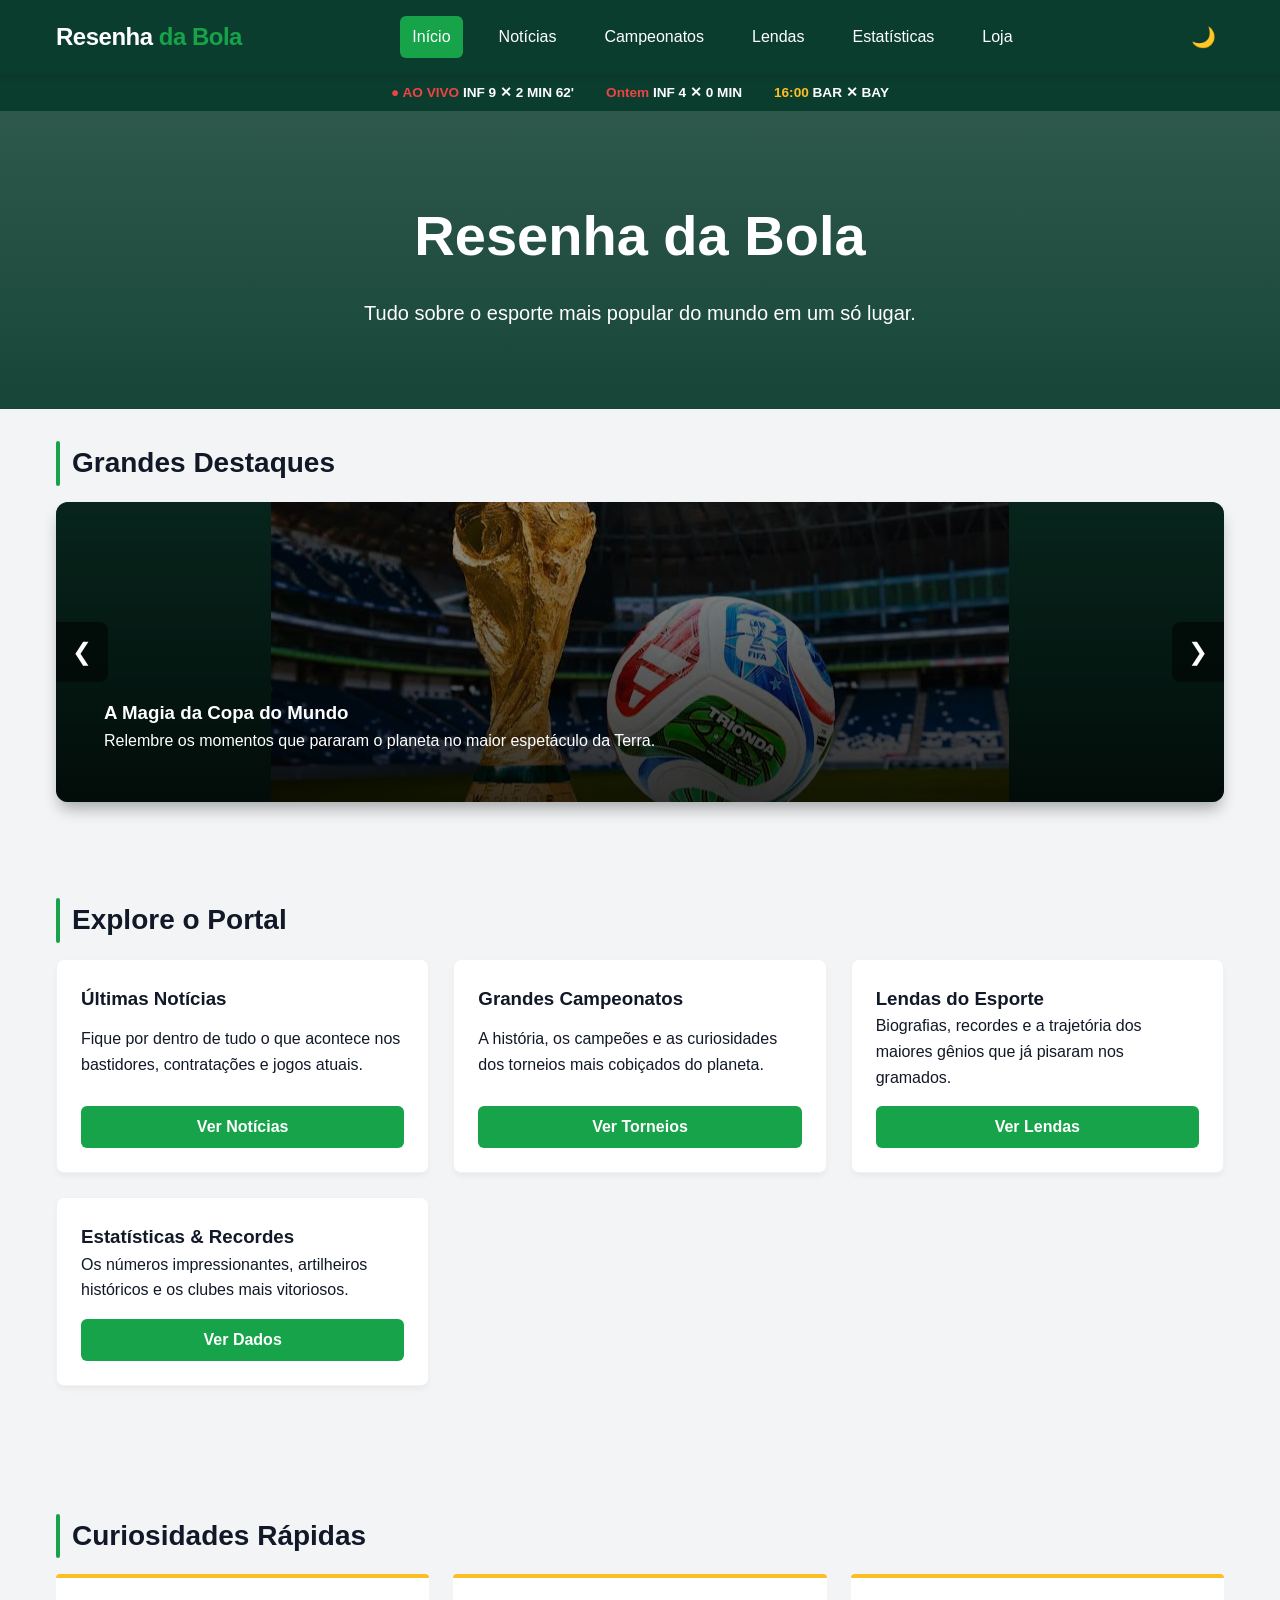
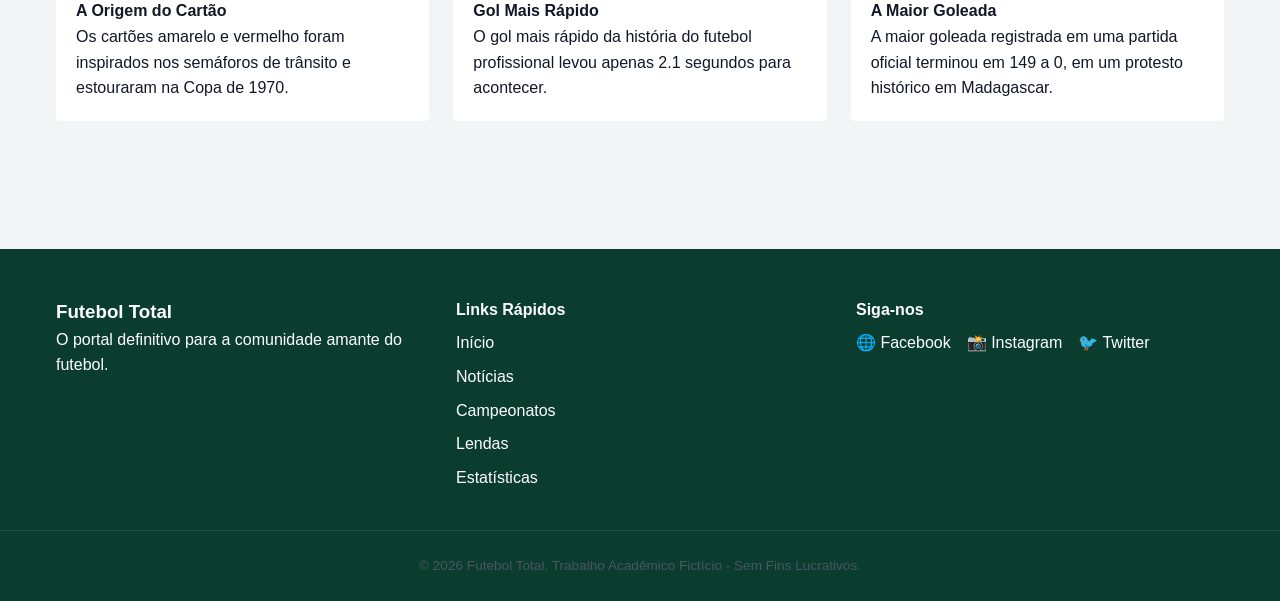
<file: index.html>
<!DOCTYPE html>
<html lang="pt-BR">
<head>
    <meta charset="UTF-8">
    <meta name="viewport" content="width=device-width, initial-scale=1.0">
    <title>Resenha da Bola - O Seu Portal do Futebol</title>
    <link rel="stylesheet" href="style.css">
</head>
<body>
    <header class="main-header">
        <div class="header-container">
            <a href="index.html" class="logo">Resenha <span>da Bola</span></a>
            <button class="menu-toggle" aria-label="Abrir Menu">☰</button>
            <nav class="nav-menu">
                <a href="index.html" class="active">Início</a>
                <a href="noticias.html">Notícias</a>
                <a href="campeonatos.html">Campeonatos</a>
                <a href="lendas.html">Lendas</a>
                <a href="estatisticas.html">Estatísticas</a>
                <a href="loja.html">Loja</a>
            </nav>
            <button id="theme-toggle" class="theme-btn" aria-label="Mudar Tema">🌙</button>
        </div>
    </header>
    <div class="live-ticker">
    <div class="ticker-wrapper">
        <div class="ticker-item live">
            <span class="badge-live">● AO VIVO</span>
            <span class="teams">INF 9 ✕ 2 MIN</span>
            <span class="match-time">62'</span>
        </div>
        <div class="ticker-item live">
            <span class="badge-live">Ontem</span>
            <span class="teams">INF 4 ✕ 0 MIN</span>
        </div>
        <div class="ticker-item">
            <span class="badge-next">16:00</span>
            <span class="teams">BAR ✕ BAY</span>
        </div>
    </div>
</div>
    <main>
        <section class="hero">
            <div class="hero-content">
                <h1>Resenha da Bola</h1>
                <p>Tudo sobre o esporte mais popular do mundo em um só lugar.</p>
            </div>
        </section>
        
        <section class="carousel-section container">
            <h2 class="section-title">Grandes Destaques</h2>
            <div class="carousel">
                <div class="carousel-container">
                    <!-- Slide 1 -->
                    <div class="carousel-slide active" style="background-image: linear-gradient(rgba(0,0,0,0.4), rgba(0,0,0,0.8)), url('imagens/copa.jpg');">
                        <div class="slide-content">
                            <h3>A Magia da Copa do Mundo</h3>
                            <p>Relembre os momentos que pararam o planeta no maior espetáculo da Terra.</p>
                        </div>
                    </div>
                    
                    <!-- Slide 2 -->
                    <div class="carousel-slide" style="background-image: linear-gradient(rgba(0,0,0,0.4), rgba(0,0,0,0.8)), url('imagens/Esquema-tatico-de-vendas-televendas-cobranca.jpg');">
                        <div class="slide-content">
                            <h3>A Evolução Tática</h3>
                            <p>Como os grandes treinadores mudaram a forma de jogar futebol nas últimas décadas.</p>
                        </div>
                    </div>

                    <!-- Slide 3 -->
                    <div class="carousel-slide" style="background-image: linear-gradient(rgba(0,0,0,0.4), rgba(0,0,0,0.8)), url('imagens/37543b78-9ab7-4645-9b14-e1825a8aa7e4.jpg');">
                        <div class="slide-content">
                            <h3>Os Novos Talentos</h3>
                            <p>Quem são os jovens que prometem dominar o cenário mundial nos próximos anos.</p>
                        </div>
                    </div>
                </div>
                <button class="carousel-btn prev">❮</button>
                <button class="carousel-btn next">❯</button>
            </div>
        </section>

        <section class="categories container">
            <h2 class="section-title">Explore o Portal</h2>
            <div class="grid-layout">
                <div class="card flex-card">
                    <h3>Últimas Notícias</h3>
                    <p>Fique por dentro de tudo o que acontece nos bastidores, contratações e jogos atuais.</p>
                    <a href="noticias.html" class="btn">Ver Notícias</a>
                </div>
                <div class="card flex-card">
                    <h3>Grandes Campeonatos</h3>
                    <p>A história, os campeões e as curiosidades dos torneios mais cobiçados do planeta.</p>
                    <a href="campeonatos.html" class="btn">Ver Torneios</a>
                </div>
                <div class="card flex-card">
                    <h3>Lendas do Esporte</h3>
                    <p>Biografias, recordes e a trajetória dos maiores gênios que já pisaram nos gramados.</p>
                    <a href="lendas.html" class="btn">Ver Lendas</a>
                </div>
                <div class="card flex-card">
                    <h3>Estatísticas & Recordes</h3>
                    <p>Os números impressionantes, artilheiros históricos e os clubes mais vitoriosos.</p>
                    <a href="estatisticas.html" class="btn">Ver Dados</a>
                </div>
            </div>
        </section>

        <section class="trivia-section container">
            <h2 class="section-title">Curiosidades Rápidas</h2>
            <div class="grid-layout">
                <div class="trivia-card">
                    <h4>A Origem do Cartão</h4>
                    <p>Os cartões amarelo e vermelho foram inspirados nos semáforos de trânsito e estouraram na Copa de 1970.</p>
                </div>
                <div class="trivia-card">
                    <h4>Gol Mais Rápido</h4>
                    <p>O gol mais rápido da história do futebol profissional levou apenas 2.1 segundos para acontecer.</p>
                </div>
                <div class="trivia-card">
                    <h4>A Maior Goleada</h4>
                    <p>A maior goleada registrada em uma partida oficial terminou em 149 a 0, em um protesto histórico em Madagascar.</p>
                </div>
            </div>
        </section>
    </main>

    <footer class="main-footer">
        <div class="footer-container">
            <div class="footer-info">
                <h3>Futebol Total</h3>
                <p>O portal definitivo para a comunidade amante do futebol.</p>
            </div>
            <div class="footer-links">
                <h4>Links Rápidos</h4>
                <ul>
                    <li><a href="index.html">Início</a></li>
                    <li><a href="noticias.html">Notícias</a></li>
                    <li><a href="campeonatos.html">Campeonatos</a></li>
                    <li><a href="lendas.html">Lendas</a></li>
                    <li><a href="estatisticas.html">Estatísticas</a></li>
                </ul>
            </div>
            <div class="footer-social">
                <h4>Siga-nos</h4>
                <div class="social-icons">
                    <a href="#">🌐 Facebook</a>
                    <a href="#">📸 Instagram</a>
                    <a href="#">🐦 Twitter</a>
                </div>
            </div>
        </div>
        <div class="footer-bottom">
            <p>&copy; 2026 Futebol Total. Trabalho Acadêmico Fictício - Sem Fins Lucrativos.</p>
        </div>
    </footer>

    <button id="back-to-top" title="Voltar ao Topo">↑</button>

    <script src="js/script.js"></script>
</body>
</html>
</file>
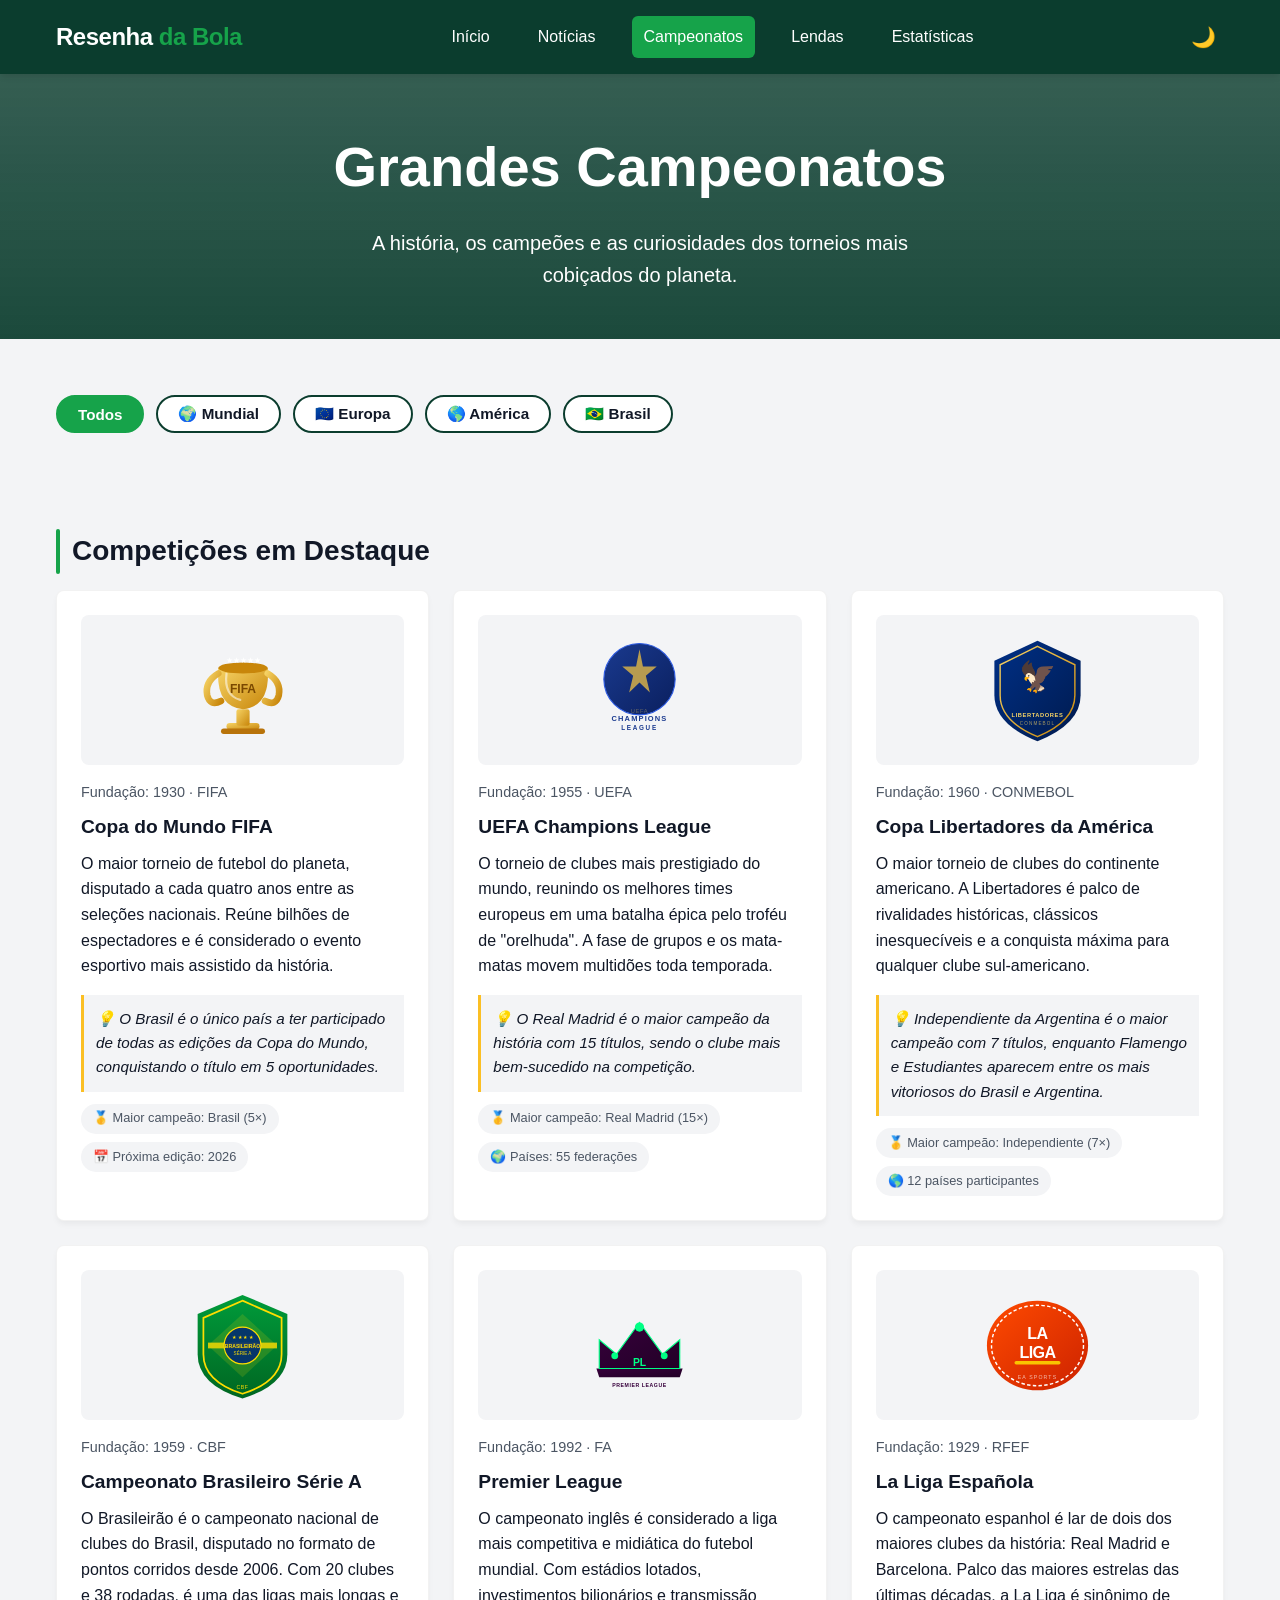
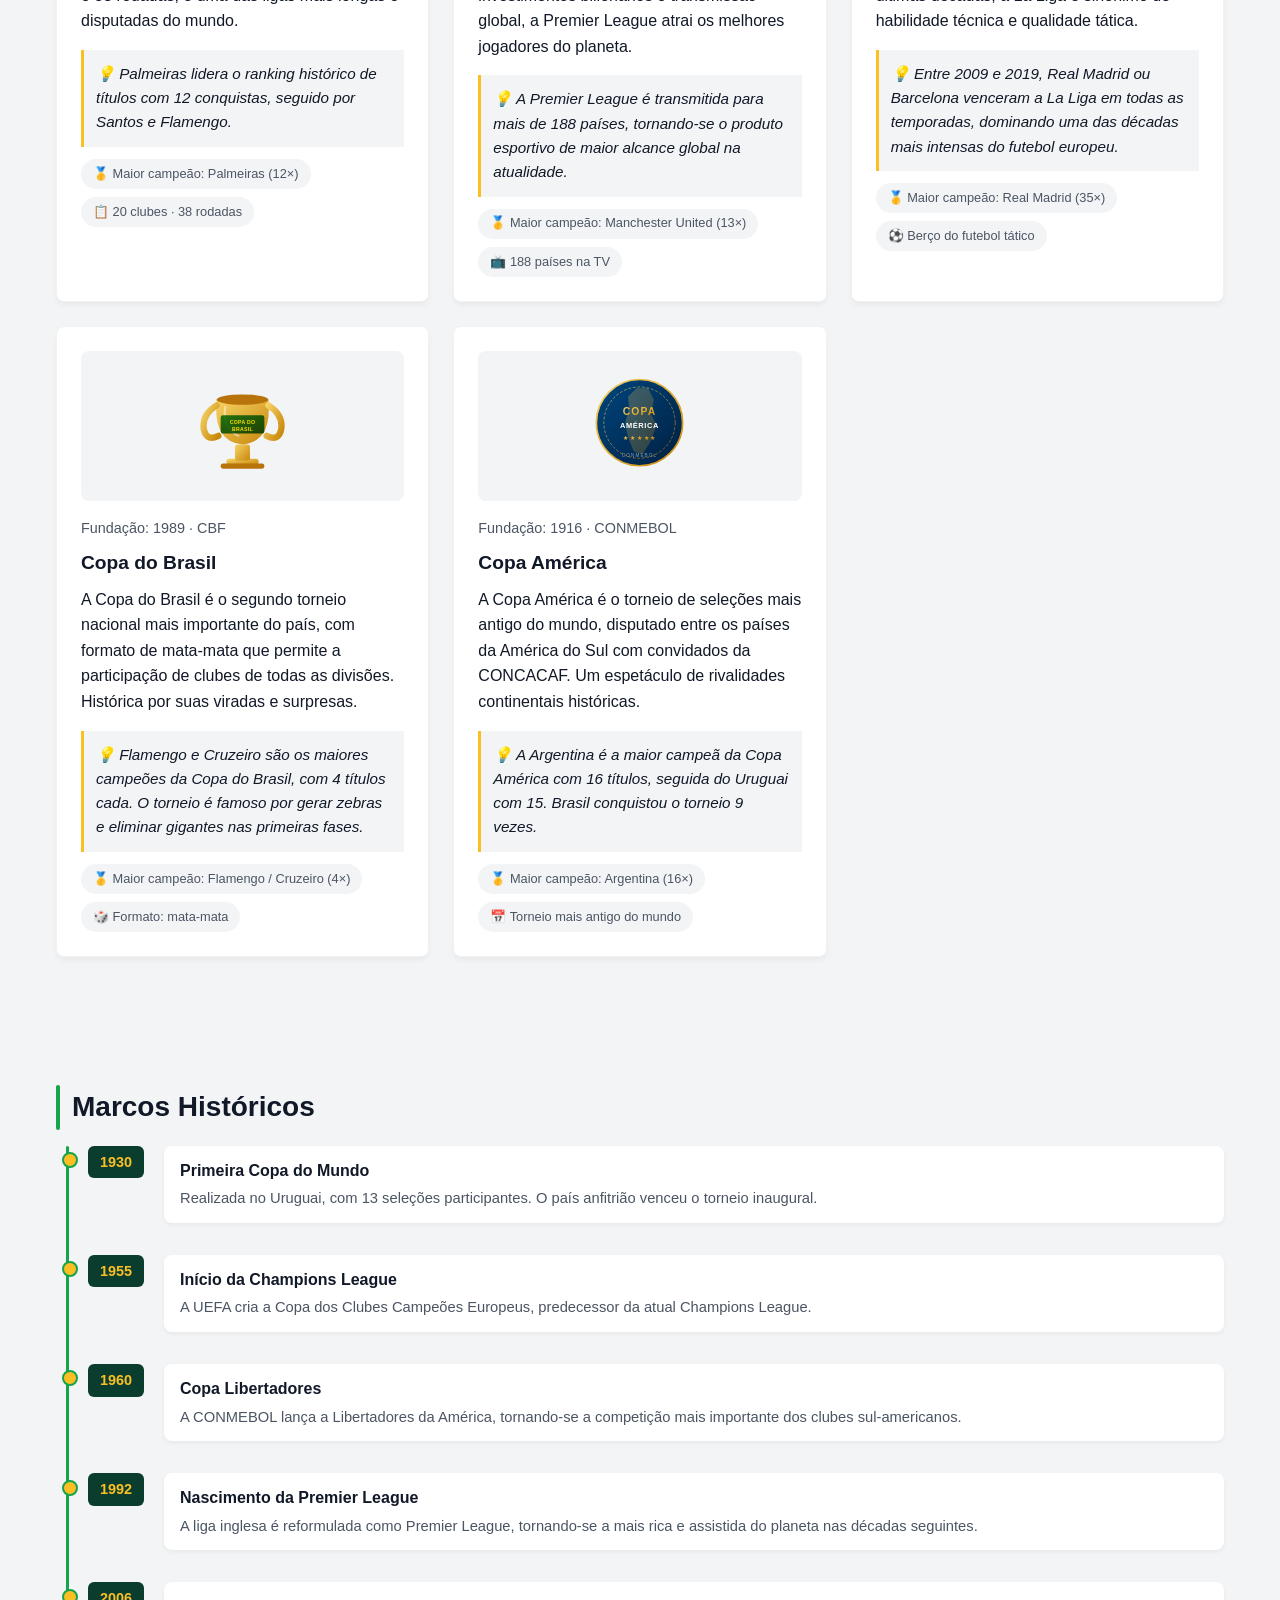
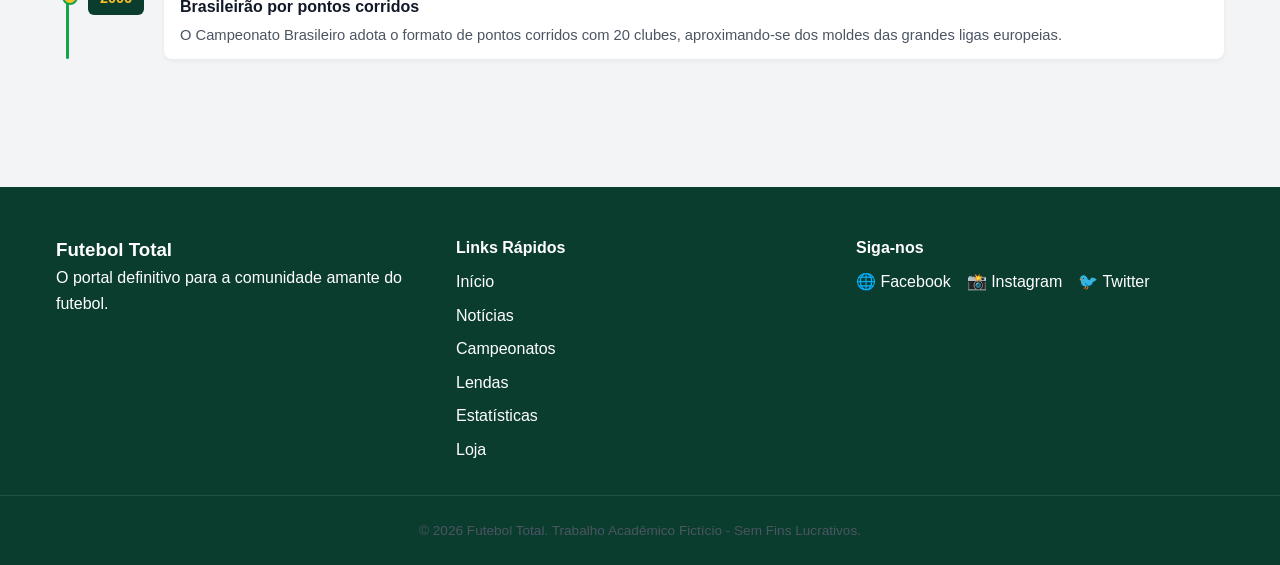
<file: campeonatos.html>
<!DOCTYPE html>
<html lang="pt-BR">
<head>
    <meta charset="UTF-8">
    <meta name="viewport" content="width=device-width, initial-scale=1.0">
    <title>Resenha da Bola - O Seu Portal do Futebol</title>
    <link rel="stylesheet" href="style.css">
    <style>
        .camp-hero {
            background-image:
                linear-gradient(rgba(11,61,46,0.82), rgba(11,61,46,0.93)),
                url('https://images.unsplash.com/photo-1574629810360-7efbbe195018?w=1400&q=80');
            background-size: cover;
            background-position: center top;
        }
        .hero-small { padding: 3rem 1rem; }

        .filter-bar {
            display: flex;
            flex-wrap: wrap;
            gap: 0.75rem;
            margin: 1.5rem 0 0;
        }
        .filter-btn {
            background: var(--bg-card);
            border: 2px solid var(--primary);
            color: var(--text-main);
            padding: 0.5rem 1.25rem;
            border-radius: 2rem;
            font-size: 0.95rem;
            font-weight: 600;
            cursor: pointer;
            transition: var(--transition);
        }
        .filter-btn:hover, .filter-btn.active {
            background-color: var(--accent);
            border-color: var(--accent);
            color: #fff;
        }

        .tournament-card {
            flex-direction: column !important;
            gap: 1rem;
            align-items: flex-start !important;
        }
        .tournament-badge {
            width: 100%;
            height: 150px;
            display: flex;
            align-items: center;
            justify-content: center;
            background: var(--bg-light);
            border-radius: 0.5rem;
            overflow: hidden;
        }
        .tournament-badge svg,
        .tournament-badge img {
            max-height: 120px;
            max-width: 85%;
            object-fit: contain;
        }
        .tournament-info { width: 100%; }
        .tournament-info h3 { font-size: 1.2rem; margin: 0.25rem 0 0.5rem; }
        .tournament-stats { display: flex; flex-wrap: wrap; gap: 0.5rem; margin-top: 0.75rem; }
        .stat-tag {
            background: var(--bg-light);
            color: var(--text-muted);
            font-size: 0.8rem;
            padding: 0.3rem 0.75rem;
            border-radius: 2rem;
            font-weight: 500;
        }

        /* Linha do tempo */
        .timeline { position: relative; padding-left: 2rem; margin-bottom: 2rem; }
        .timeline::before {
            content: '';
            position: absolute;
            left: 0.6rem; top: 0; bottom: 0;
            width: 3px;
            background: var(--accent);
            border-radius: 2px;
        }
        .timeline-item {
            position: relative;
            margin-bottom: 2rem;
            display: flex;
            gap: 1.25rem;
            align-items: flex-start;
        }
        .timeline-item::before {
            content: '';
            position: absolute;
            left: -1.65rem; top: 0.4rem;
            width: 12px; height: 12px;
            border-radius: 50%;
            background: var(--gold);
            border: 2px solid var(--accent);
        }
        .timeline-year {
            background: var(--primary);
            color: var(--gold);
            font-weight: 800;
            font-size: 0.9rem;
            padding: 0.3rem 0.75rem;
            border-radius: 0.375rem;
            white-space: nowrap;
            align-self: flex-start;
        }
        .timeline-content {
            background: var(--bg-card);
            padding: 0.75rem 1rem;
            border-radius: 0.5rem;
            flex: 1;
            box-shadow: 0 2px 4px rgba(0,0,0,0.05);
        }
        .timeline-content strong { display: block; margin-bottom: 0.25rem; }
        .timeline-content p { font-size: 0.92rem; color: var(--text-muted); margin: 0; }

        .tournament-card.hidden-card { display: none; }

        @media (max-width: 768px) {
            .filter-bar { gap: 0.5rem; }
            .filter-btn { font-size: 0.85rem; padding: 0.4rem 1rem; }
            .timeline-item { flex-direction: column; gap: 0.5rem; }
        }
    </style>
</head>
<body>
    <header class="main-header">
        <div class="header-container">
            <a href="index.html" class="logo">Resenha <span>da Bola</span></a>
            <button class="menu-toggle" aria-label="Abrir Menu">☰</button>
            <nav class="nav-menu">
                <a href="index.html">Início</a>
                <a href="noticias.html">Notícias</a>
                <a href="campeonatos.html" class="active">Campeonatos</a>
                <a href="lendas.html">Lendas</a>
                <a href="estatisticas.html">Estatísticas</a>
            </nav>
            <button id="theme-toggle" class="theme-btn" aria-label="Mudar Tema">🌙</button>
        </div>
    </header>

    <main>
        <section class="hero hero-small camp-hero">
            <div class="hero-content">
                <h1>Grandes Campeonatos</h1>
                <p>A história, os campeões e as curiosidades dos torneios mais cobiçados do planeta.</p>
            </div>
        </section>

        <section class="container">
            <div class="filter-bar">
                <button class="filter-btn active" data-filter="all">Todos</button>
                <button class="filter-btn" data-filter="mundial">🌍 Mundial</button>
                <button class="filter-btn" data-filter="europa">🇪🇺 Europa</button>
                <button class="filter-btn" data-filter="america">🌎 América</button>
                <button class="filter-btn" data-filter="brasil">🇧🇷 Brasil</button>
            </div>
        </section>

        <section class="container" id="campeonatos-lista">
            <h2 class="section-title">Competições em Destaque</h2>
            <div class="grid-layout" id="campeonatos-grid">

                <!-- Copa do Mundo FIFA -->
                <div class="card tournament-card" data-categoria="mundial">
                    <div class="tournament-badge">
                        <!-- Logo Copa do Mundo: troféu dourado SVG inline -->
                        <svg viewBox="0 0 200 200" xmlns="http://www.w3.org/2000/svg" width="110" height="110">
                          <defs>
                            <linearGradient id="gold1" x1="0%" y1="0%" x2="100%" y2="100%">
                              <stop offset="0%" style="stop-color:#f6d365"/>
                              <stop offset="100%" style="stop-color:#c8860a"/>
                            </linearGradient>
                          </defs>
                          <!-- Base -->
                          <rect x="70" y="160" width="60" height="12" rx="6" fill="url(#gold1)"/>
                          <rect x="60" y="170" width="80" height="10" rx="5" fill="#b8730a"/>
                          <!-- Stem -->
                          <rect x="88" y="135" width="24" height="30" rx="4" fill="url(#gold1)"/>
                          <!-- Cup body -->
                          <path d="M55 60 Q50 130 100 135 Q150 130 145 60 Z" fill="url(#gold1)"/>
                          <!-- Cup shine -->
                          <path d="M70 70 Q65 110 95 118" stroke="#fff8" stroke-width="4" fill="none" stroke-linecap="round"/>
                          <!-- Handles -->
                          <path d="M55 70 Q30 85 35 110 Q40 130 60 120" fill="none" stroke="url(#gold1)" stroke-width="12" stroke-linecap="round"/>
                          <path d="M145 70 Q170 85 165 110 Q160 130 140 120" fill="none" stroke="url(#gold1)" stroke-width="12" stroke-linecap="round"/>
                          <!-- Top opening -->
                          <ellipse cx="100" cy="60" rx="45" ry="10" fill="#c8860a"/>
                          <!-- FIFA text -->
                          <text x="100" y="105" text-anchor="middle" font-family="Arial Black,sans-serif" font-size="22" font-weight="900" fill="#7a4800">FIFA</text>
                          <!-- Stars -->
                          <text x="100" y="50" text-anchor="middle" font-size="14" fill="#fff">★★★★★</text>
                        </svg>
                    </div>
                    <div class="tournament-info">
                        <p class="creation-year">Fundação: 1930 · FIFA</p>
                        <h3>Copa do Mundo FIFA</h3>
                        <p>O maior torneio de futebol do planeta, disputado a cada quatro anos entre as seleções nacionais. Reúne bilhões de espectadores e é considerado o evento esportivo mais assistido da história.</p>
                        <div class="curiosity">💡 O Brasil é o único país a ter participado de todas as edições da Copa do Mundo, conquistando o título em 5 oportunidades.</div>
                        <div class="tournament-stats">
                            <span class="stat-tag">🥇 Maior campeão: Brasil (5×)</span>
                            <span class="stat-tag">📅 Próxima edição: 2026</span>
                        </div>
                    </div>
                </div>

                <!-- UEFA Champions League -->
                <div class="card tournament-card" data-categoria="europa">
                    <div class="tournament-badge">
                        <svg viewBox="0 0 200 200" xmlns="http://www.w3.org/2000/svg" width="115" height="115">
                          <defs>
                            <linearGradient id="ucl1" x1="0%" y1="0%" x2="100%" y2="100%">
                              <stop offset="0%" style="stop-color:#1a3a8f"/>
                              <stop offset="100%" style="stop-color:#0a1f5e"/>
                            </linearGradient>
                          </defs>
                          <!-- Ball background circle -->
                          <circle cx="100" cy="82" r="62" fill="url(#ucl1)"/>
                          <!-- Ball pentagons pattern (simplified) -->
                          <circle cx="100" cy="82" r="62" fill="none" stroke="#2d5be3" stroke-width="2"/>
                          <!-- Star burst -->
                          <polygon points="100,30 106,60 130,60 111,76 118,105 100,88 82,105 89,76 70,60 94,60" fill="#c9a84c" opacity="0.9"/>
                          <!-- UCL text -->
                          <text x="100" y="155" text-anchor="middle" font-family="Arial,sans-serif" font-size="13" font-weight="900" fill="#1a3a8f" letter-spacing="2">CHAMPIONS</text>
                          <text x="100" y="170" text-anchor="middle" font-family="Arial,sans-serif" font-size="11" font-weight="700" fill="#1a3a8f" letter-spacing="3">LEAGUE</text>
                          <!-- UEFA tag -->
                          <text x="100" y="140" text-anchor="middle" font-family="Arial,sans-serif" font-size="10" fill="#666" letter-spacing="1">UEFA</text>
                        </svg>
                    </div>
                    <div class="tournament-info">
                        <p class="creation-year">Fundação: 1955 · UEFA</p>
                        <h3>UEFA Champions League</h3>
                        <p>O torneio de clubes mais prestigiado do mundo, reunindo os melhores times europeus em uma batalha épica pelo troféu de "orelhuda". A fase de grupos e os mata-matas movem multidões toda temporada.</p>
                        <div class="curiosity">💡 O Real Madrid é o maior campeão da história com 15 títulos, sendo o clube mais bem-sucedido na competição.</div>
                        <div class="tournament-stats">
                            <span class="stat-tag">🥇 Maior campeão: Real Madrid (15×)</span>
                            <span class="stat-tag">🌍 Países: 55 federações</span>
                        </div>
                    </div>
                </div>

                <!-- Copa Libertadores -->
                <div class="card tournament-card" data-categoria="america">
                    <div class="tournament-badge">
                        <svg viewBox="0 0 200 200" xmlns="http://www.w3.org/2000/svg" width="115" height="115">
                          <defs>
                            <linearGradient id="lib1" x1="0%" y1="0%" x2="100%" y2="100%">
                              <stop offset="0%" style="stop-color:#003087"/>
                              <stop offset="100%" style="stop-color:#001a4d"/>
                            </linearGradient>
                            <linearGradient id="libGold" x1="0%" y1="0%" x2="100%" y2="100%">
                              <stop offset="0%" style="stop-color:#f6d365"/>
                              <stop offset="100%" style="stop-color:#c8860a"/>
                            </linearGradient>
                          </defs>
                          <!-- Background shield -->
                          <path d="M100 15 L175 50 L175 110 Q175 160 100 190 Q25 160 25 110 L25 50 Z" fill="url(#lib1)"/>
                          <path d="M100 25 L165 57 L165 110 Q165 155 100 182 Q35 155 35 110 L35 57 Z" fill="none" stroke="url(#libGold)" stroke-width="2.5"/>
                          <!-- Condor / eagle simplified -->
                          <text x="100" y="95" text-anchor="middle" font-size="52">🦅</text>
                          <!-- Text -->
                          <text x="100" y="148" text-anchor="middle" font-family="Arial Black,sans-serif" font-size="10" font-weight="900" fill="#f6d365" letter-spacing="1">LIBERTADORES</text>
                          <text x="100" y="162" text-anchor="middle" font-family="Arial,sans-serif" font-size="8" fill="#f6d365aa" letter-spacing="2">CONMEBOL</text>
                        </svg>
                    </div>
                    <div class="tournament-info">
                        <p class="creation-year">Fundação: 1960 · CONMEBOL</p>
                        <h3>Copa Libertadores da América</h3>
                        <p>O maior torneio de clubes do continente americano. A Libertadores é palco de rivalidades históricas, clássicos inesquecíveis e a conquista máxima para qualquer clube sul-americano.</p>
                        <div class="curiosity">💡 Independiente da Argentina é o maior campeão com 7 títulos, enquanto Flamengo e Estudiantes aparecem entre os mais vitoriosos do Brasil e Argentina.</div>
                        <div class="tournament-stats">
                            <span class="stat-tag">🥇 Maior campeão: Independiente (7×)</span>
                            <span class="stat-tag">🌎 12 países participantes</span>
                        </div>
                    </div>
                </div>

                <!-- Campeonato Brasileiro -->
                <div class="card tournament-card" data-categoria="brasil">
                    <div class="tournament-badge">
                        <svg viewBox="0 0 200 200" xmlns="http://www.w3.org/2000/svg" width="115" height="115">
                          <defs>
                            <linearGradient id="br1" x1="0%" y1="0%" x2="0%" y2="100%">
                              <stop offset="0%" style="stop-color:#009c3b"/>
                              <stop offset="100%" style="stop-color:#006622"/>
                            </linearGradient>
                          </defs>
                          <!-- Shield -->
                          <path d="M100 12 L178 45 L178 115 Q178 168 100 192 Q22 168 22 115 L22 45 Z" fill="url(#br1)"/>
                          <!-- Inner border -->
                          <path d="M100 22 L168 52 L168 115 Q168 162 100 184 Q32 162 32 115 L32 52 Z" fill="none" stroke="#FEDD00" stroke-width="3"/>
                          <!-- Diamond shape (rhombus like Brazil flag) -->
                          <polygon points="100,45 160,100 100,155 40,100" fill="#FEDD00" opacity="0.15"/>
                          <!-- Brazil flag colors band -->
                          <rect x="40" y="95" width="120" height="10" fill="#FEDD00" opacity="0.8"/>
                          <!-- Circle CBF style -->
                          <circle cx="100" cy="100" r="32" fill="#002776" opacity="0.85"/>
                          <circle cx="100" cy="100" r="32" fill="none" stroke="#FEDD00" stroke-width="2"/>
                          <!-- Stars -->
                          <text x="100" y="88" text-anchor="middle" font-size="9" fill="#FEDD00">★ ★ ★ ★</text>
                          <!-- Text inside circle -->
                          <text x="100" y="104" text-anchor="middle" font-family="Arial Black,sans-serif" font-size="9" font-weight="900" fill="#FEDD00">BRASILEIRÃO</text>
                          <text x="100" y="116" text-anchor="middle" font-family="Arial,sans-serif" font-size="8" fill="#FEDD00">SÉRIE A</text>
                          <!-- Bottom text -->
                          <text x="100" y="175" text-anchor="middle" font-family="Arial Black,sans-serif" font-size="9" fill="#FEDD00" letter-spacing="1">CBF</text>
                        </svg>
                    </div>
                    <div class="tournament-info">
                        <p class="creation-year">Fundação: 1959 · CBF</p>
                        <h3>Campeonato Brasileiro Série A</h3>
                        <p>O Brasileirão é o campeonato nacional de clubes do Brasil, disputado no formato de pontos corridos desde 2006. Com 20 clubes e 38 rodadas, é uma das ligas mais longas e disputadas do mundo.</p>
                        <div class="curiosity">💡 Palmeiras lidera o ranking histórico de títulos com 12 conquistas, seguido por Santos e Flamengo.</div>
                        <div class="tournament-stats">
                            <span class="stat-tag">🥇 Maior campeão: Palmeiras (12×)</span>
                            <span class="stat-tag">📋 20 clubes · 38 rodadas</span>
                        </div>
                    </div>
                </div>

                <!-- Premier League -->
                <div class="card tournament-card" data-categoria="europa">
                    <div class="tournament-badge">
                        <svg viewBox="0 0 200 200" xmlns="http://www.w3.org/2000/svg" width="115" height="115">
                          <defs>
                            <linearGradient id="pl1" x1="0%" y1="0%" x2="100%" y2="100%">
                              <stop offset="0%" style="stop-color:#37003c"/>
                              <stop offset="100%" style="stop-color:#220026"/>
                            </linearGradient>
                          </defs>
                          <!-- Crown shape -->
                          <path d="M30 140 L30 90 L60 115 L100 60 L140 115 L170 90 L170 140 Z" fill="url(#pl1)"/>
                          <path d="M25 140 L175 140 L170 155 L30 155 Z" fill="url(#pl1)"/>
                          <!-- Crown jewels -->
                          <circle cx="100" cy="68" r="8" fill="#00ff85"/>
                          <circle cx="57" cy="118" r="6" fill="#00ff85"/>
                          <circle cx="143" cy="118" r="6" fill="#00ff85"/>
                          <!-- Crown outline -->
                          <path d="M30 140 L30 90 L60 115 L100 60 L140 115 L170 90 L170 140 Z" fill="none" stroke="#00ff85" stroke-width="2"/>
                          <!-- PL text -->
                          <text x="100" y="135" text-anchor="middle" font-family="Arial Black,sans-serif" font-size="18" font-weight="900" fill="#00ff85">PL</text>
                          <!-- Premier League text below -->
                          <text x="100" y="172" text-anchor="middle" font-family="Arial,sans-serif" font-size="9" font-weight="700" fill="#37003c" letter-spacing="1">PREMIER LEAGUE</text>
                        </svg>
                    </div>
                    <div class="tournament-info">
                        <p class="creation-year">Fundação: 1992 · FA</p>
                        <h3>Premier League</h3>
                        <p>O campeonato inglês é considerado a liga mais competitiva e midiática do futebol mundial. Com estádios lotados, investimentos bilionários e transmissão global, a Premier League atrai os melhores jogadores do planeta.</p>
                        <div class="curiosity">💡 A Premier League é transmitida para mais de 188 países, tornando-se o produto esportivo de maior alcance global na atualidade.</div>
                        <div class="tournament-stats">
                            <span class="stat-tag">🥇 Maior campeão: Manchester United (13×)</span>
                            <span class="stat-tag">📺 188 países na TV</span>
                        </div>
                    </div>
                </div>

                <!-- La Liga -->
                <div class="card tournament-card" data-categoria="europa">
                    <div class="tournament-badge">
                        <svg viewBox="0 0 200 200" xmlns="http://www.w3.org/2000/svg" width="115" height="115">
                          <defs>
                            <linearGradient id="laliga1" x1="0%" y1="0%" x2="100%" y2="100%">
                              <stop offset="0%" style="stop-color:#ff4b00"/>
                              <stop offset="100%" style="stop-color:#cc2200"/>
                            </linearGradient>
                          </defs>
                          <!-- Oval / pill background -->
                          <ellipse cx="100" cy="100" rx="88" ry="78" fill="url(#laliga1)"/>
                          <!-- Inner white ellipse -->
                          <ellipse cx="100" cy="100" rx="80" ry="70" fill="none" stroke="#fff" stroke-width="2.5" stroke-dasharray="6,4"/>
                          <!-- "LA LIGA" text big -->
                          <text x="100" y="88" text-anchor="middle" font-family="Arial Black,sans-serif" font-size="28" font-weight="900" fill="#fff" letter-spacing="-1">LA</text>
                          <text x="100" y="122" text-anchor="middle" font-family="Arial Black,sans-serif" font-size="28" font-weight="900" fill="#fff" letter-spacing="-1">LIGA</text>
                          <!-- Stars Spain flag colors bar -->
                          <rect x="60" y="127" width="80" height="6" rx="3" fill="#FEDD00" opacity="0.85"/>
                          <!-- EA tag -->
                          <text x="100" y="158" text-anchor="middle" font-family="Arial,sans-serif" font-size="9" fill="#fff" opacity="0.7" letter-spacing="2">EA SPORTS</text>
                        </svg>
                    </div>
                    <div class="tournament-info">
                        <p class="creation-year">Fundação: 1929 · RFEF</p>
                        <h3>La Liga Española</h3>
                        <p>O campeonato espanhol é lar de dois dos maiores clubes da história: Real Madrid e Barcelona. Palco das maiores estrelas das últimas décadas, a La Liga é sinônimo de habilidade técnica e qualidade tática.</p>
                        <div class="curiosity">💡 Entre 2009 e 2019, Real Madrid ou Barcelona venceram a La Liga em todas as temporadas, dominando uma das décadas mais intensas do futebol europeu.</div>
                        <div class="tournament-stats">
                            <span class="stat-tag">🥇 Maior campeão: Real Madrid (35×)</span>
                            <span class="stat-tag">⚽ Berço do futebol tático</span>
                        </div>
                    </div>
                </div>

                <!-- Copa do Brasil -->
                <div class="card tournament-card" data-categoria="brasil">
                    <div class="tournament-badge">
                        <svg viewBox="0 0 200 200" xmlns="http://www.w3.org/2000/svg" width="115" height="115">
                          <defs>
                            <linearGradient id="cdb1" x1="0%" y1="0%" x2="100%" y2="100%">
                              <stop offset="0%" style="stop-color:#006400"/>
                              <stop offset="100%" style="stop-color:#003200"/>
                            </linearGradient>
                            <linearGradient id="cdbGold" x1="0%" y1="0%" x2="100%" y2="100%">
                              <stop offset="0%" style="stop-color:#f6d365"/>
                              <stop offset="100%" style="stop-color:#c8860a"/>
                            </linearGradient>
                          </defs>
                          <!-- Trophy cup -->
                          <rect x="72" y="158" width="56" height="10" rx="5" fill="url(#cdbGold)"/>
                          <rect x="62" y="166" width="76" height="9" rx="4" fill="#b8730a"/>
                          <rect x="87" y="133" width="26" height="28" rx="4" fill="url(#cdbGold)"/>
                          <!-- Cup body -->
                          <path d="M55 55 Q48 128 100 133 Q152 128 145 55 Z" fill="url(#cdbGold)"/>
                          <!-- Cup shine -->
                          <path d="M70 68 Q64 105 93 118" stroke="#fff7" stroke-width="3.5" fill="none" stroke-linecap="round"/>
                          <!-- Handles -->
                          <path d="M55 65 Q28 82 33 108 Q38 128 58 118" fill="none" stroke="url(#cdbGold)" stroke-width="11" stroke-linecap="round"/>
                          <path d="M145 65 Q172 82 167 108 Q162 128 142 118" fill="none" stroke="url(#cdbGold)" stroke-width="11" stroke-linecap="round"/>
                          <ellipse cx="100" cy="55" rx="45" ry="9" fill="#b8730a"/>
                          <!-- Green label on cup -->
                          <rect x="62" y="82" width="76" height="32" rx="4" fill="url(#cdb1)" opacity="0.85"/>
                          <text x="100" y="98" text-anchor="middle" font-family="Arial Black,sans-serif" font-size="9" font-weight="900" fill="#FEDD00" letter-spacing="0.5">COPA DO</text>
                          <text x="100" y="110" text-anchor="middle" font-family="Arial Black,sans-serif" font-size="9" font-weight="900" fill="#FEDD00" letter-spacing="0.5">BRASIL</text>
                        </svg>
                    </div>
                    <div class="tournament-info">
                        <p class="creation-year">Fundação: 1989 · CBF</p>
                        <h3>Copa do Brasil</h3>
                        <p>A Copa do Brasil é o segundo torneio nacional mais importante do país, com formato de mata-mata que permite a participação de clubes de todas as divisões. Histórica por suas viradas e surpresas.</p>
                        <div class="curiosity">💡 Flamengo e Cruzeiro são os maiores campeões da Copa do Brasil, com 4 títulos cada. O torneio é famoso por gerar zebras e eliminar gigantes nas primeiras fases.</div>
                        <div class="tournament-stats">
                            <span class="stat-tag">🥇 Maior campeão: Flamengo / Cruzeiro (4×)</span>
                            <span class="stat-tag">🎲 Formato: mata-mata</span>
                        </div>
                    </div>
                </div>

                <!-- Copa América -->
                <div class="card tournament-card" data-categoria="america">
                    <div class="tournament-badge">
                        <svg viewBox="0 0 200 200" xmlns="http://www.w3.org/2000/svg" width="115" height="115">
                          <defs>
                            <linearGradient id="ca1" x1="0%" y1="0%" x2="100%" y2="100%">
                              <stop offset="0%" style="stop-color:#00467f"/>
                              <stop offset="100%" style="stop-color:#001f40"/>
                            </linearGradient>
                            <linearGradient id="caGold" x1="0%" y1="0%" x2="100%" y2="100%">
                              <stop offset="0%" style="stop-color:#f6d365"/>
                              <stop offset="100%" style="stop-color:#c8860a"/>
                            </linearGradient>
                          </defs>
                          <!-- Circle background -->
                          <circle cx="100" cy="95" r="75" fill="url(#ca1)"/>
                          <circle cx="100" cy="95" r="75" fill="none" stroke="url(#caGold)" stroke-width="3"/>
                          <!-- Inner ring -->
                          <circle cx="100" cy="95" r="62" fill="none" stroke="url(#caGold)" stroke-width="1" stroke-dasharray="5,3"/>
                          <!-- South America continent silhouette (simplified polygon) -->
                          <polygon points="95,35 115,35 125,55 120,80 130,100 118,130 105,150 90,145 80,120 75,95 82,70 80,50" fill="url(#caGold)" opacity="0.25"/>
                          <!-- COPA text -->
                          <text x="100" y="82" text-anchor="middle" font-family="Arial Black,sans-serif" font-size="18" font-weight="900" fill="url(#caGold)" letter-spacing="2">COPA</text>
                          <text x="100" y="105" text-anchor="middle" font-family="Arial Black,sans-serif" font-size="13" font-weight="900" fill="#fff" letter-spacing="1">AMÉRICA</text>
                          <!-- Stars row -->
                          <text x="100" y="125" text-anchor="middle" font-size="11" fill="url(#caGold)">★ ★ ★ ★ ★</text>
                          <!-- CONMEBOL -->
                          <text x="100" y="155" text-anchor="middle" font-family="Arial,sans-serif" font-size="8" fill="#fff8" letter-spacing="2">CONMEBOL</text>
                        </svg>
                    </div>
                    <div class="tournament-info">
                        <p class="creation-year">Fundação: 1916 · CONMEBOL</p>
                        <h3>Copa América</h3>
                        <p>A Copa América é o torneio de seleções mais antigo do mundo, disputado entre os países da América do Sul com convidados da CONCACAF. Um espetáculo de rivalidades continentais históricas.</p>
                        <div class="curiosity">💡 A Argentina é a maior campeã da Copa América com 16 títulos, seguida do Uruguai com 15. Brasil conquistou o torneio 9 vezes.</div>
                        <div class="tournament-stats">
                            <span class="stat-tag">🥇 Maior campeão: Argentina (16×)</span>
                            <span class="stat-tag">📅 Torneio mais antigo do mundo</span>
                        </div>
                    </div>
                </div>

            </div>
            <p class="text-center hidden" id="sem-resultados" style="padding:2rem;color:var(--text-muted);">
                Nenhum campeonato encontrado para esse filtro.
            </p>
        </section>

        <!-- Linha do Tempo -->
        <section class="container">
            <h2 class="section-title">Marcos Históricos</h2>
            <div class="timeline">
                <div class="timeline-item">
                    <div class="timeline-year">1930</div>
                    <div class="timeline-content">
                        <strong>Primeira Copa do Mundo</strong>
                        <p>Realizada no Uruguai, com 13 seleções participantes. O país anfitrião venceu o torneio inaugural.</p>
                    </div>
                </div>
                <div class="timeline-item">
                    <div class="timeline-year">1955</div>
                    <div class="timeline-content">
                        <strong>Início da Champions League</strong>
                        <p>A UEFA cria a Copa dos Clubes Campeões Europeus, predecessor da atual Champions League.</p>
                    </div>
                </div>
                <div class="timeline-item">
                    <div class="timeline-year">1960</div>
                    <div class="timeline-content">
                        <strong>Copa Libertadores</strong>
                        <p>A CONMEBOL lança a Libertadores da América, tornando-se a competição mais importante dos clubes sul-americanos.</p>
                    </div>
                </div>
                <div class="timeline-item">
                    <div class="timeline-year">1992</div>
                    <div class="timeline-content">
                        <strong>Nascimento da Premier League</strong>
                        <p>A liga inglesa é reformulada como Premier League, tornando-se a mais rica e assistida do planeta nas décadas seguintes.</p>
                    </div>
                </div>
                <div class="timeline-item">
                    <div class="timeline-year">2006</div>
                    <div class="timeline-content">
                        <strong>Brasileirão por pontos corridos</strong>
                        <p>O Campeonato Brasileiro adota o formato de pontos corridos com 20 clubes, aproximando-se dos moldes das grandes ligas europeias.</p>
                    </div>
                </div>
            </div>
        </section>
    </main>

    <footer class="main-footer">
        <div class="footer-container">
            <div class="footer-info">
                <h3>Futebol Total</h3>
                <p>O portal definitivo para a comunidade amante do futebol.</p>
            </div>
            <div class="footer-links">
                <h4>Links Rápidos</h4>
                <ul>
                    <li><a href="index.html">Início</a></li>
                    <li><a href="noticias.html">Notícias</a></li>
                    <li><a href="campeonatos.html">Campeonatos</a></li>
                    <li><a href="lendas.html">Lendas</a></li>
                    <li><a href="estatisticas.html">Estatísticas</a></li>
                    <a href="loja.html">Loja</a>
                </ul>
            </div>
            <div class="footer-social">
                <h4>Siga-nos</h4>
                <div class="social-icons">
                    <a href="#">🌐 Facebook</a>
                    <a href="#">📸 Instagram</a>
                    <a href="#">🐦 Twitter</a>
                </div>
            </div>
        </div>
        <div class="footer-bottom">
            <p>&copy; 2026 Futebol Total. Trabalho Acadêmico Fictício - Sem Fins Lucrativos.</p>
        </div>
    </footer>

    <button id="back-to-top" title="Voltar ao Topo">↑</button>

    <script src="js/script.js"></script>
    <script>
        const filterBtns = document.querySelectorAll('.filter-btn');
        const cards      = document.querySelectorAll('.tournament-card[data-categoria]');
        const semRes     = document.getElementById('sem-resultados');

        filterBtns.forEach(btn => {
            btn.addEventListener('click', () => {
                filterBtns.forEach(b => b.classList.remove('active'));
                btn.classList.add('active');
                const filtro = btn.dataset.filter;
                let visiveis = 0;
                cards.forEach(card => {
                    const ok = filtro === 'all' || card.dataset.categoria === filtro;
                    card.classList.toggle('hidden-card', !ok);
                    if (ok) visiveis++;
                });
                semRes.classList.toggle('hidden', visiveis > 0);
            });
        });
    </script>
</body>
</html>
</file>
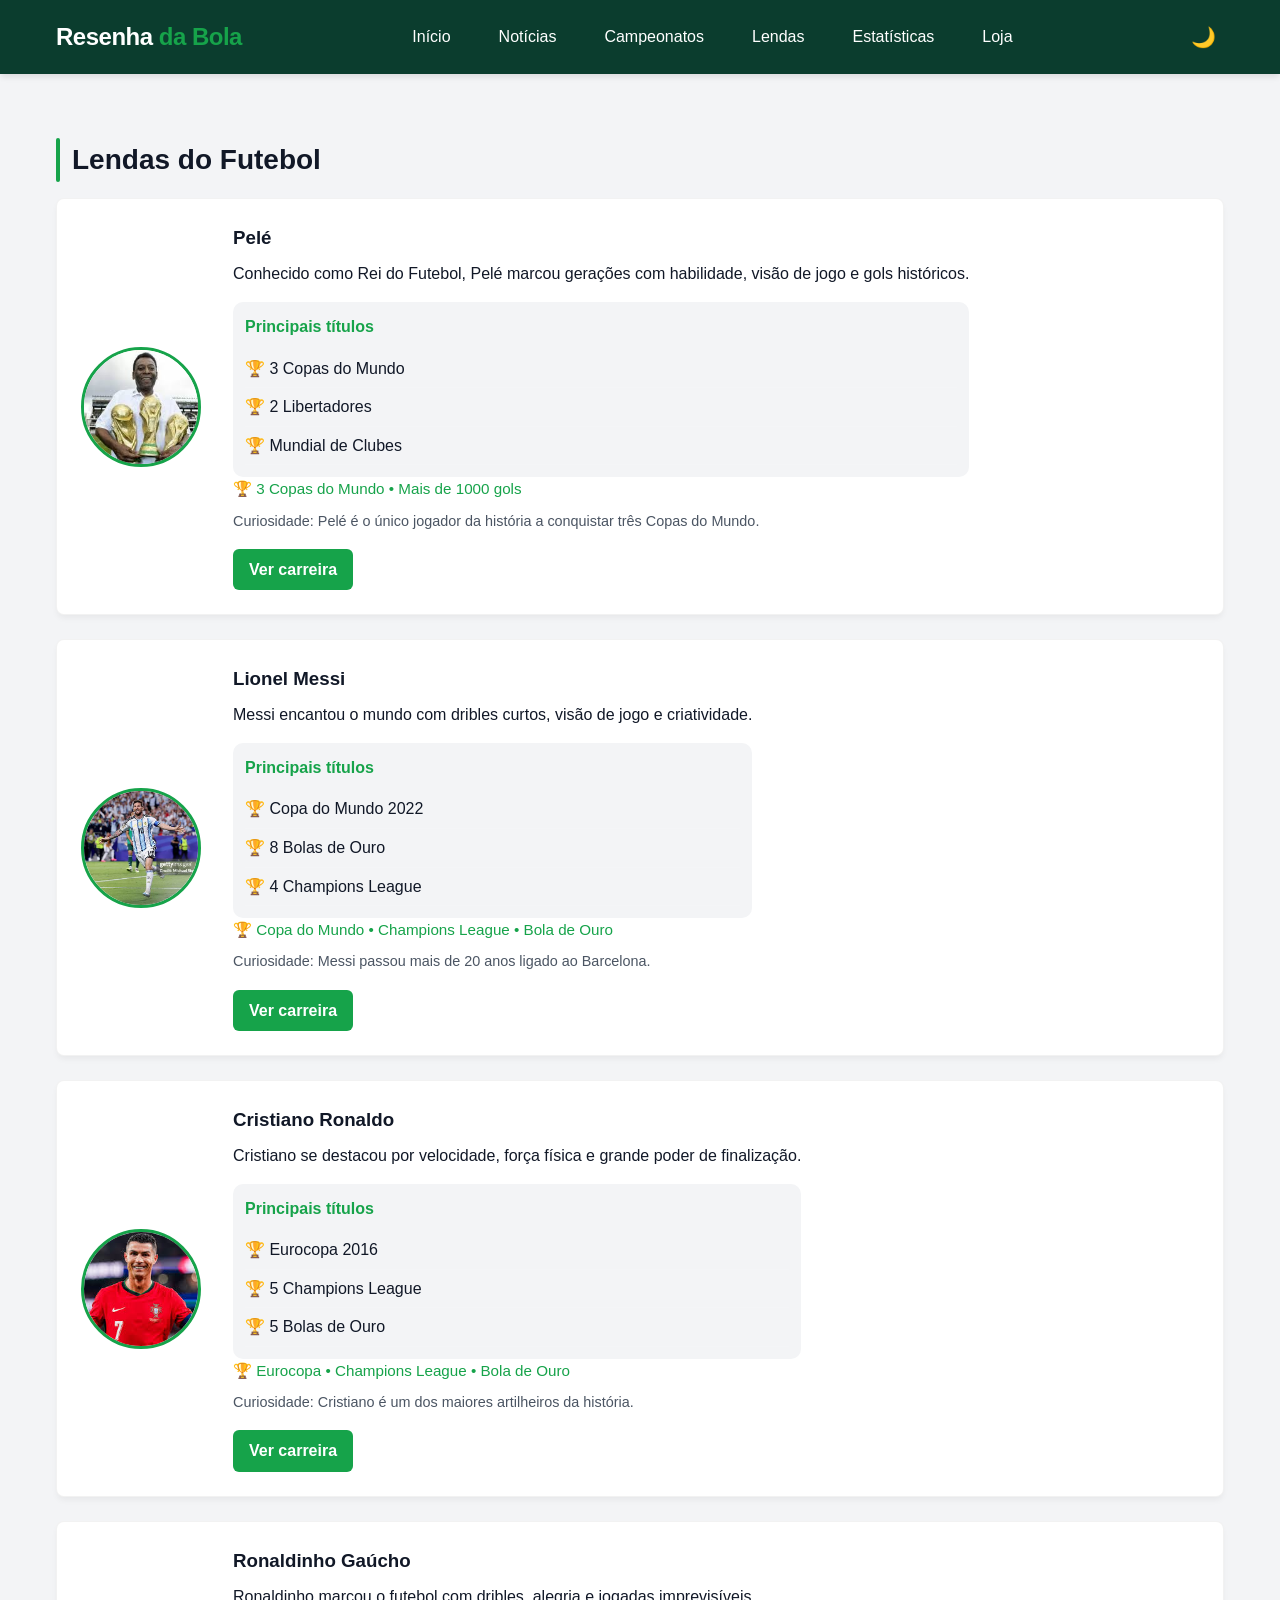
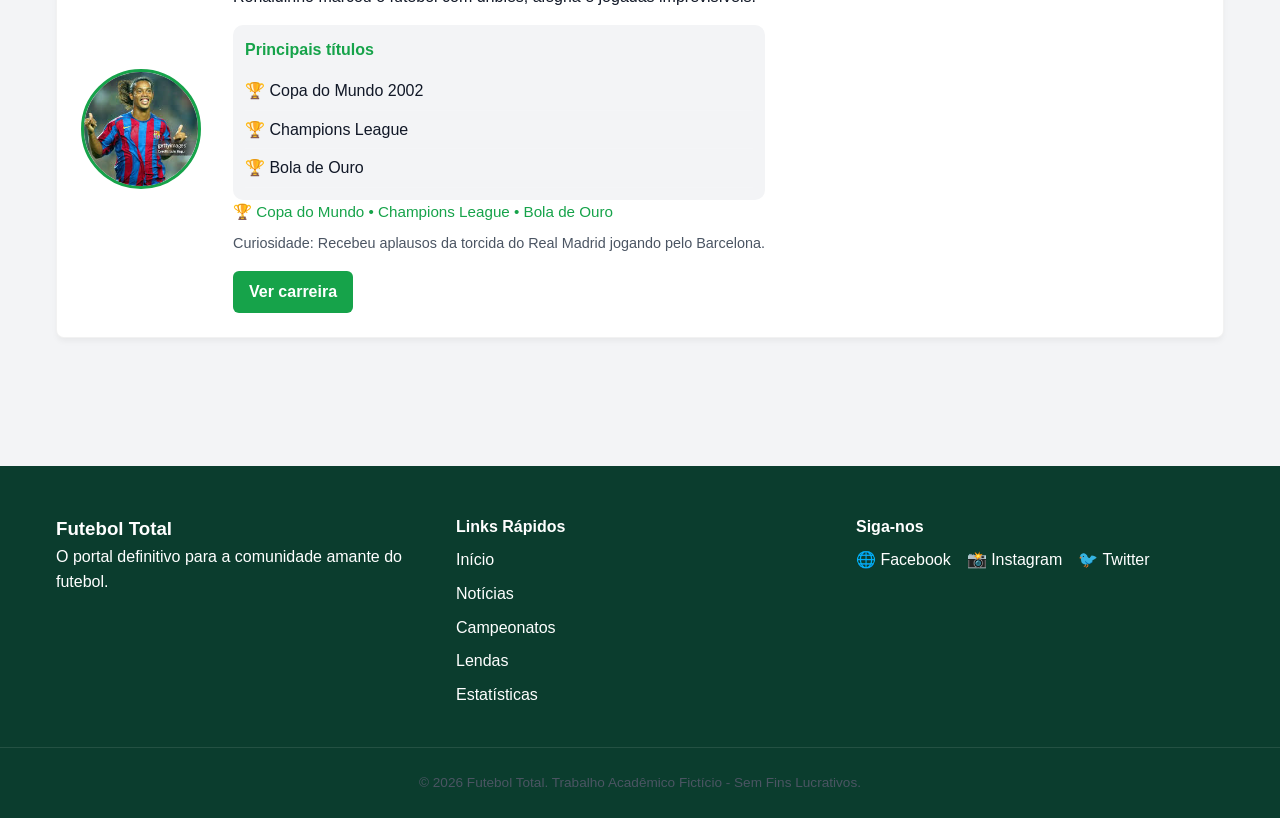
<file: lendas.html>
<!DOCTYPE html>
<html lang="pt-BR">
<head>
    <meta charset="UTF-8">
    <meta name="viewport" content="width=device-width, initial-scale=1.0">
    <title>Resenha da Bola - O Seu Portal do Futebol</title>
    <link rel="stylesheet" href="style.css">
</head>
  <header class="main-header">
        <div class="header-container">
            <a href="lendas.html" class="logo">Resenha <span>da Bola</span></a>
            <button class="menu-toggle" aria-label="Abrir Menu">☰</button>
            <nav class="nav-menu">
                <a href="index.html">Início</a>
                <a href="noticias.html">Notícias</a>
                <a href="campeonatos.html">Campeonatos</a>
                <a href="lendas.html"class="activate">Lendas</a>
                <a href="estatisticas.html">Estatísticas</a>
                <a href="loja.html">Loja</a>
            </nav>
            <button id="theme-toggle" class="theme-btn" aria-label="Mudar Tema">🌙</button>
        </div>
    </header>

       
<section class="container">

<h2 class="section-title">Lendas do Futebol</h2>

<div class="grid-layout vertical-cards">

<div class="card legend-card">

<div class="legend-avatar">
    <img src="imagens/pele.jpg" alt="Pelé">
</div>

<div>
<h3>Pelé</h3>

<p class="bio">
Conhecido como Rei do Futebol, Pelé marcou gerações com habilidade, visão de jogo e gols históricos.
</p>
<div class="titles-box">
    <h4>Principais títulos</h4>

    <ul class="titles-list">
        <li>🏆 3 Copas do Mundo</li>
        <li>🏆 2 Libertadores</li>
        <li>🏆 Mundial de Clubes</li>
    </ul>
</div>

<p class="titles">
🏆 3 Copas do Mundo • Mais de 1000 gols
</p>

<p class="legend-curiosity">
Curiosidade: Pelé é o único jogador da história a conquistar três Copas do Mundo.
</p>

<a href="#" class="btn">
Ver carreira
</a>

</div>

</div>


<div class="card legend-card">

<div class="legend-avatar">
    <img src="imagens/messi.jpg" alt="Messi">
</div>

<div>

<h3>Lionel Messi</h3>

<p class="bio">
Messi encantou o mundo com dribles curtos, visão de jogo e criatividade.
</p>
<div class="titles-box">
    <h4>Principais títulos</h4>

    <ul class="titles-list">
        <li>🏆 Copa do Mundo 2022</li>
        <li>🏆 8 Bolas de Ouro</li>
        <li>🏆 4 Champions League</li>
    </ul>
</div>

<p class="titles">
🏆 Copa do Mundo • Champions League • Bola de Ouro
</p>

<p class="legend-curiosity">
Curiosidade: Messi passou mais de 20 anos ligado ao Barcelona.
</p>

<a href="#" class="btn">
Ver carreira
</a>

</div>

</div>


<div class="card legend-card">

<div class="legend-avatar">
    <img src="imagens/cr7.jpg" alt="Cristiano Ronaldo">
</div>

<div>

<h3>Cristiano Ronaldo</h3>

<p class="bio">
Cristiano se destacou por velocidade, força física e grande poder de finalização.
</p>
<div class="titles-box">
    <h4>Principais títulos</h4>

    <ul class="titles-list">
        <li>🏆 Eurocopa 2016</li>
        <li>🏆 5 Champions League</li>
        <li>🏆 5 Bolas de Ouro</li>
    </ul>
</div>

<p class="titles">
🏆 Eurocopa • Champions League • Bola de Ouro
</p>

<p class="legend-curiosity">
Curiosidade: Cristiano é um dos maiores artilheiros da história.
</p>

<a href="#" class="btn">
Ver carreira
</a>

</div>

</div>


<div class="card legend-card">

<div class="legend-avatar">
    <img src="imagens/ronaldinho.jpg" alt="Ronaldinho">
</div>

<div>

<h3>Ronaldinho Gaúcho</h3>

<p class="bio">
Ronaldinho marcou o futebol com dribles, alegria e jogadas imprevisíveis.
</p>
<div class="titles-box">
    <h4>Principais títulos</h4>

    <ul class="titles-list">
        <li>🏆 Copa do Mundo 2002</li>
        <li>🏆 Champions League</li>
        <li>🏆 Bola de Ouro</li>
    </ul>
</div>

<p class="titles">
🏆 Copa do Mundo • Champions League • Bola de Ouro
</p>

<p class="legend-curiosity">
Curiosidade: Recebeu aplausos da torcida do Real Madrid jogando pelo Barcelona.
</p>

<a href="#" class="btn">
Ver carreira
</a>

</div>

</div>

</div>

</section>
  <footer class="main-footer">
        <div class="footer-container">
            <div class="footer-info">
                <h3>Futebol Total</h3>
                <p>O portal definitivo para a comunidade amante do futebol.</p>
            </div>
            <div class="footer-links">
                <h4>Links Rápidos</h4>
                <ul>
                    <li><a href="index.html">Início</a></li>
                    <li><a href="noticias.html">Notícias</a></li>
                    <li><a href="campeonatos.html">Campeonatos</a></li>
                    <li><a href="lendas.html">Lendas</a></li>
                    <li><a href="estatisticas.html">Estatísticas</a></li>
                </ul>
            </div>
            <div class="footer-social">
                <h4>Siga-nos</h4>
                <div class="social-icons">
                    <a href="#">🌐 Facebook</a>
                    <a href="#">📸 Instagram</a>
                    <a href="#">🐦 Twitter</a>
                </div>
            </div>
        </div>
        <div class="footer-bottom">
            <p>&copy; 2026 Futebol Total. Trabalho Acadêmico Fictício - Sem Fins Lucrativos.</p>
        </div>
    </footer>
<script src="js/script.js"></script>
</file>
<file: style.css>
/* ==========================================================================
   RESET & VARIÁVEIS DO SISTEMA
   ========================================================================== */
:root {
    --primary: #0B3D2E;
    --accent: #16A34A;
    --bg-light: #F3F4F6;
    --bg-card: #FFFFFF;
    --text-main: #111827;
    --text-muted: #4B5563;
    --gold: #FBBF24;
    --white: #FFFFFF;
    --transition: all 0.3s ease;
}

[data-theme="dark"] {
    --primary: #052219;
    --accent: #22C55E;
    --bg-light: #0F172A;
    --bg-card: #1E293B;
    --text-main: #F8FAFC;
    --text-muted: #94A3B8;
}

* {
    box-sizing: border-box;
    margin: 0;
    padding: 0;
}

body {
    font-family: -apple-system, BlinkMacSystemFont, "Segoe UI", Roboto, Helvetica, Arial, sans-serif;
    background-color: var(--bg-light);
    color: var(--text-main);
    line-height: 1.6;
    transition: var(--transition);
}

a {
    color: inherit;
    text-decoration: none;
}

.container {
    max-width: 1200px;
    margin: 0 auto;
    padding: 2rem 1rem;
}

/* ==========================================================================
   HEADER & NAVBAR
   ========================================================================== */
.main-header {
    background-color: var(--primary);
    color: var(--white);
    position: sticky;
    top: 0;
    z-index: 1000;
    box-shadow: 0 4px 6px -1px rgba(0,0,0,0.1);
}

.header-container {
    max-width: 1200px;
    margin: 0 auto;
    padding: 1rem;
    display: flex;
    justify-content: space-between;
    align-items: center;
}

.logo {
    font-size: 1.5rem;
    font-weight: 800;
    letter-spacing: -0.5px;
}

.logo span {
    color: var(--accent);
}

.nav-menu {
    display: flex;
    gap: 1.5rem;
}

.nav-menu a {
    font-weight: 500;
    font-size: 1rem;
    padding: 0.5rem 0.75rem;
    border-radius: 0.375rem;
    transition: var(--transition);
}

.nav-menu a:hover, .nav-menu a.active {
    background-color: var(--accent);
    color: var(--white);
}

.theme-btn {
    background: none;
    border: none;
    font-size: 1.25rem;
    cursor: pointer;
    padding: 0.5rem;
    border-radius: 50%;
    transition: var(--transition);
}

.menu-toggle {
    display: none;
    background: none;
    border: none;
    color: var(--white);
    font-size: 1.5rem;
    cursor: pointer;
}

.camp-hero {
    background-image:
        linear-gradient(rgba(11,61,46,0.82), rgba(11,61,46,0.93)),
        url('https://images.unsplash.com/photo-1574629810360-7efbbe195018?w=1400&q=80');
    background-size: cover;
    background-position: center top;
}
.hero-small { padding: 3rem 1rem; }

.camp-hero {
            background-image:
                linear-gradient(rgba(11,61,46,0.82), rgba(11,61,46,0.93)),
                url('https://images.unsplash.com/photo-1574629810360-7efbbe195018?w=1400&q=80');
            background-size: cover;
            background-position: center top;
        }
        .hero-small { padding: 3rem 1rem; }

        .filter-bar {
            display: flex;
            flex-wrap: wrap;
            gap: 0.75rem;
            margin: 1.5rem 0 0;
        }
        .filter-btn {
            background: var(--bg-card);
            border: 2px solid var(--primary);
            color: var(--text-main);
            padding: 0.5rem 1.25rem;
            border-radius: 2rem;
            font-size: 0.95rem;
            font-weight: 600;
            cursor: pointer;
            transition: var(--transition);
        }
        .filter-btn:hover, .filter-btn.active {
            background-color: var(--accent);
            border-color: var(--accent);
            color: #fff;
        }

        .tournament-card {
            flex-direction: column !important;
            gap: 1rem;
            align-items: flex-start !important;
        }
        .tournament-badge {
            width: 100%;
            height: 150px;
            display: flex;
            align-items: center;
            justify-content: center;
            background: var(--bg-light);
            border-radius: 0.5rem;
            overflow: hidden;
        }
        .tournament-badge svg,
        .tournament-badge img {
            max-height: 120px;
            max-width: 85%;
            object-fit: contain;
        }
        .tournament-info { width: 100%; }
        .tournament-info h3 { font-size: 1.2rem; margin: 0.25rem 0 0.5rem; }
        .tournament-stats { display: flex; flex-wrap: wrap; gap: 0.5rem; margin-top: 0.75rem; }
        .stat-tag {
            background: var(--bg-light);
            color: var(--text-muted);
            font-size: 0.8rem;
            padding: 0.3rem 0.75rem;
            border-radius: 2rem;
            font-weight: 500;
        }
/* ==========================================================================
   JOGOS
   ========================================================================== */
.live-ticker {
    background-color: var(--primary);
    color: var(--white);
    padding: 0.5rem 0;
    font-size: 0.85rem;
    font-weight: bold;
}
.ticker-wrapper {
    display: flex;
    justify-content: center;
    gap: 2rem;
    flex-wrap: wrap;
}
.badge-live { color: #EF4444; }
.badge-next { color: var(--gold); }

/* ==========================================================================
   HERO & CARROSSEL
   ========================================================================== */
.hero {
    background: linear-gradient(rgba(11, 61, 46, 0.85), rgba(11, 61, 46, 0.95)), repeating-linear-gradient(45deg, transparent, transparent 20px, rgba(255,255,255,0.02) 20px, rgba(255,255,255,0.02) 40px);
    color: var(--white);
    text-align: center;
    padding: 5rem 1rem;
}

.hero h1 {
    font-size: 3.5rem;
    font-weight: 900;
    margin-bottom: 1rem;
}

.hero p {
    font-size: 1.25rem;
    max-width: 600px;
    margin: 0 auto;
}

.carousel-section {
    margin-top: -2rem;
}

.carousel {
    position: relative;
    background: var(--primary);
    border-radius: 0.75rem;
    overflow: hidden;
    color: var(--white);
    box-shadow: 0 10px 15px -3px rgba(0, 0, 0, 0.3);
}

.carousel-container {
    display: flex;
    height: 300px;
}

.carousel-slide {
    min-width: 100%;
    display: none;
    align-items: flex-end;
    padding: 3rem;
    
    /* Propriedades para a imagem ocupar todo o card sem distorcer */
    
    background-position: center;
    background-repeat: no-repeat;
}

.carousel-slide.active {
    display: flex;
}

.carousel-btn {
    position: absolute;
    top: 50%;
    transform: translateY(-50%);
    background: rgba(0,0,0,0.5);
    border: none;
    color: white;
    padding: 1rem;
    cursor: pointer;
    font-size: 1.5rem;
    border-radius: 0 0.5rem 0.5rem 0;
}

.carousel-btn.next {
    right: 0;
    border-radius: 0.5rem 0 0 0.5rem;
}

/* ==========================================================================
   LAYOUT GRID & COMPONENTES CARDS
   ========================================================================== */
.section-title {
    font-size: 1.75rem;
    margin: 2rem 0 1rem;
    position: relative;
    padding-left: 1rem;
}

.section-title::before {
    content: '';
    position: absolute;
    left: 0;
    top: 0;
    bottom: 0;
    width: 4px;
    background-color: var(--accent);
    border-radius: 2px;
}

.grid-layout {
    display: grid;
    grid-template-columns: repeat(auto-fit, minmax(280px, 1fr));
    gap: 1.5rem;
    margin-bottom: 2rem;
}

.card {
    background-color: var(--bg-card);
    border-radius: 0.5rem;
    padding: 1.5rem;
    box-shadow: 0 4px 6px -1px rgba(0,0,0,0.05);
    transition: transform 0.2s ease, box-shadow 0.2s ease;
    border: 1px solid rgba(0,0,0,0.05);
}

.card:hover {
    transform: translateY(-4px);
    box-shadow: 0 10px 15px -3px rgba(0,0,0,0.1);
}

.flex-card {
    display: flex;
    flex-direction: column;
    justify-content: space-between;
}

.btn {
    display: inline-block;
    background-color: var(--accent);
    color: var(--white);
    padding: 0.5rem 1rem;
    border-radius: 0.375rem;
    text-align: center;
    font-weight: 600;
    margin-top: 1rem;
    transition: opacity 0.2s;
}

.btn:hover {
    opacity: 0.9;
}

/* ==========================================================================
   PÁGINAS ESPECÍFICAS
   ========================================================================== */
/* Notícias */
.search-container {
    margin: 1.5rem 0;
}

#search-input {
    width: 100%;
    padding: 0.75rem 1rem;
    border-radius: 0.5rem;
    border: 2px solid var(--primary);
    background-color: var(--bg-card);
    color: var(--text-main);
    font-size: 1rem;
}

.news-card {
    padding: 0;
    overflow: hidden;
}

.news-image-placeholder {
    height: 180px;
    background-color: var(--primary);
    opacity: 0.15;
    display: flex;
    align-items: center;
    justify-content: center;
    font-size: 4rem;
}

.news-content {
    padding: 1.25rem;
}

.news-date {
    font-size: 0.85rem;
    color: var(--text-muted);
    display: block;
    margin-bottom: 0.5rem;
}

/* Campeonatos */
.tournament-card {
    display: flex;
    gap: 1.5rem;
}

.tournament-badge {
    font-size: 3rem;
    align-self: flex-start;
}

.creation-year {
    color: var(--text-muted);
    font-size: 0.9rem;
    margin-bottom: 0.5rem;
}

.curiosity {
    background-color: var(--bg-light);
    padding: 0.75rem;
    border-left: 3px solid var(--gold);
    margin-top: 1rem;
    font-style: italic;
    font-size: 0.95rem;
}

/* Lendas */
.vertical-cards {
    grid-template-columns: 1fr;
}

.legend-card {
    display: flex;
    gap: 2rem;
    align-items: center;
}

.legend-avatar {
    width: 120px;
    height: 120px;
    border-radius: 50%;
    overflow: hidden;
    border: 3px solid var(--accent);
    flex-shrink: 0;
}

.legend-avatar img{
    width:100%;
    height:100%;
    object-fit:cover;
}

.bio {
    margin: 0.5rem 0;
}

.titles {
    font-size: 0.95rem;
    color: var(--accent);
}

.legend-curiosity {
    margin-top: 0.5rem;
    font-size: 0.9rem;
    color: var(--text-muted);
}

/* Estatísticas & Contadores */
.counters-grid {
    display: grid;
    grid-template-columns: repeat(auto-fit, minmax(200px, 1fr));
    gap: 1.5rem;
    text-align: center;
    margin: 2rem 0;
}

.counter-card {
    background: var(--primary);
    color: var(--white);
    padding: 2rem;
    border-radius: 0.5rem;
}

.counter-number {
    font-size: 3rem;
    font-weight: 800;
    color: var(--gold);
}

.tables-section {
    display: grid;
    grid-template-columns: repeat(auto-fit, minmax(450px, 1fr));
    gap: 2rem;
    margin-top: 2rem;
}

.table-wrapper {
    background: var(--bg-card);
    padding: 1.5rem;
    border-radius: 0.5rem;
    overflow-x: auto;
}

table {
    width: 100%;
    border-collapse: collapse;
    margin-top: 1rem;
    text-align: left;
}

th, td {
    padding: 0.75rem 1rem;
    border-bottom: 1px solid var(--bg-light);
}

th {
    background-color: var(--primary);
    color: var(--white);
}

/* Curiosidades Home */
.trivia-card {
    background-color: var(--bg-card);
    border-top: 4px solid var(--gold);
    padding: 1.25rem;
    border-radius: 0.25rem;
}

/* ==========================================================================
   FOOTER
   ========================================================================== */
.main-footer {
    background-color: var(--primary);
    color: var(--white);
    margin-top: 4rem;
    padding-top: 3rem;
}

.footer-container {
    max-width: 1200px;
    margin: 0 auto;
    padding: 0 1rem;
    display: grid;
    grid-template-columns: repeat(auto-fit, minmax(200px, 1fr));
    gap: 2rem;
}

.footer-links ul {
    list-style: none;
    margin-top: 0.5rem;
}

.footer-links li {
    margin-bottom: 0.5rem;
}

.footer-links a:hover {
    color: var(--accent);
}

.social-icons {
    display: flex;
    gap: 1rem;
    margin-top: 0.5rem;
}

.footer-bottom {
    text-align: center;
    padding: 1.5rem;
    margin-top: 2rem;
    border-top: 1px solid rgba(255,255,255,0.1);
    font-size: 0.85rem;
    color: var(--text-muted);
}

/* Componente Voltar ao Topo */
#back-to-top {
    position: fixed;
    bottom: 20px;
    right: -60px;
    background-color: var(--accent);
    color: white;
    border: none;
    padding: 0.75rem 1rem;
    border-radius: 0.25rem;
    cursor: pointer;
    transition: right 0.4s ease;
    z-index: 999;
}

#back-to-top.show {
    right: 20px;
}

.hidden { display: none !important; }
.text-center { text-align: center; }

/* ==========================================================================
   RESPONSIVIDADE (MEDIA QUERIES)
   ========================================================================== */
@media (max-width: 768px) {
    .menu-toggle {
        display: block;
    }

    .nav-menu {
        display: none;
        flex-direction: column;
        position: absolute;
        top: 100%;
        left: 0;
        right: 0;
        background-color: var(--primary);
        padding: 1rem;
        box-shadow: 0 4px 6px rgba(0,0,0,0.1);
    }

    .nav-menu.open {
        display: flex;
    }

    .hero h1 {
        font-size: 2.5rem;
    }

    .legend-card {
        flex-direction: column;
        text-align: center;
    }

    .tables-section {
        grid-template-columns: 1fr;
    }
}
.titles-box{
    margin-top:15px;
    background:var(--bg-light);
    padding:12px;
    border-radius:10px;
}

.titles-box h4{
    color:var(--accent);
    margin-bottom:10px;
}

.titles-list{
    list-style:none;
}

.titles-list li{
    padding:6px 0;
    border-bottom:1px solid rgba(255,255,255,0.1);
}
</file>
